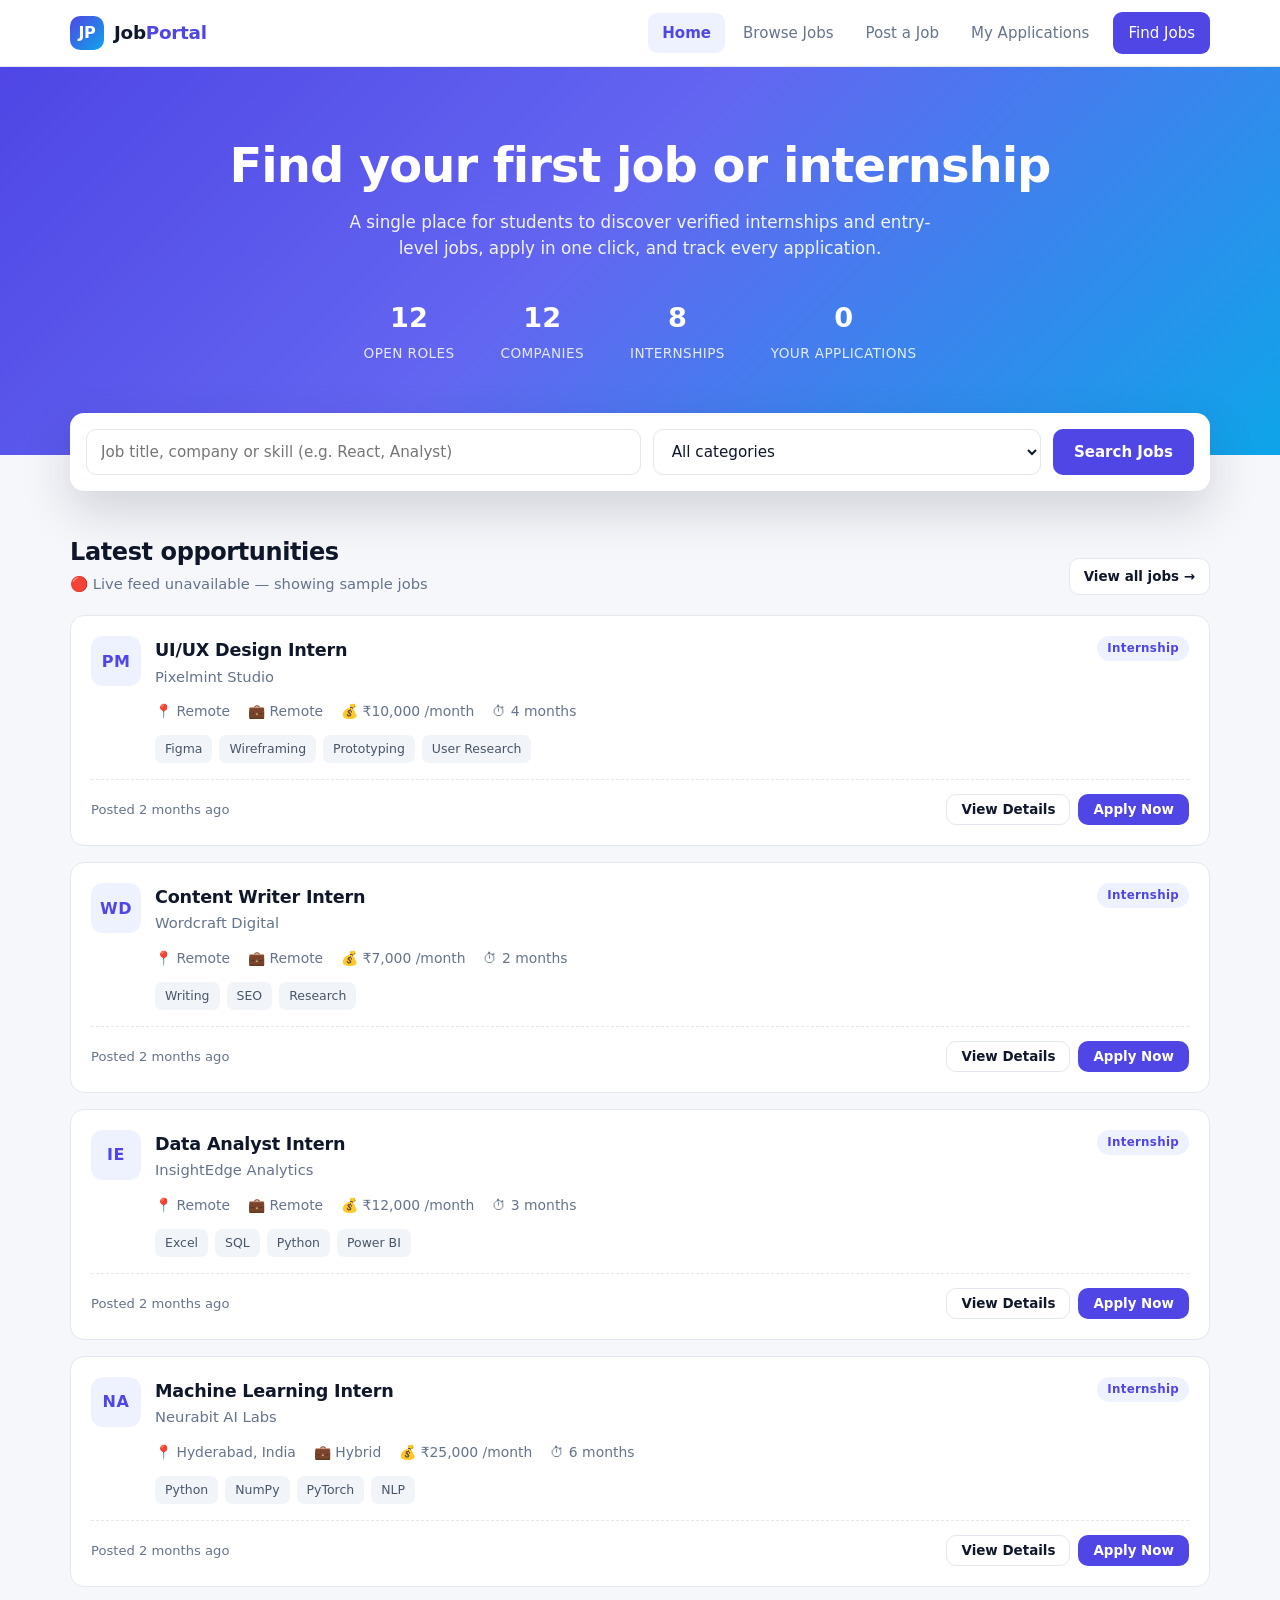
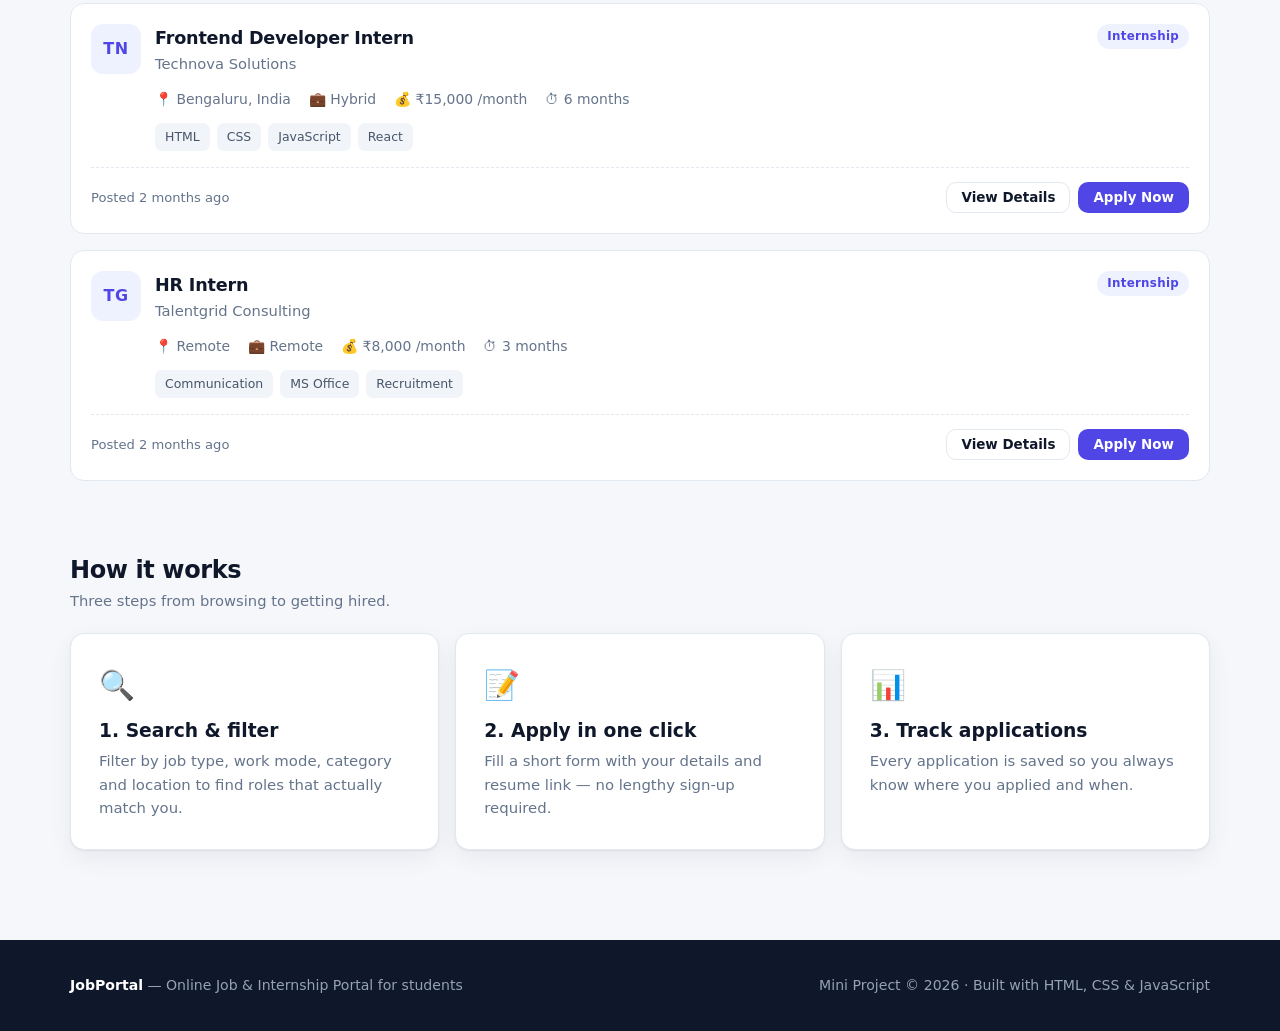
<file: job-portal/index.html>
<!DOCTYPE html>
<html lang="en">
<head>
<meta charset="UTF-8" />
<meta name="viewport" content="width=device-width, initial-scale=1.0" />
<title>JobPortal — Online Job &amp; Internship Portal for Students</title>
<link rel="stylesheet" href="css/style.css" />
</head>
<body>

<header class="hero">
  <div class="container">
    <h1>Find your first job or internship</h1>
    <p>A single place for students to discover verified internships and entry-level jobs, apply in one click, and track every application.</p>
    <div class="hero-stats">
      <div><b id="statJobs">0</b><small>Open roles</small></div>
      <div><b id="statCompanies">0</b><small>Companies</small></div>
      <div><b id="statInterns">0</b><small>Internships</small></div>
      <div><b id="statApps">0</b><small>Your applications</small></div>
    </div>
  </div>
</header>

<main class="container">
  <!-- Search -->
  <form class="search-card" id="searchForm">
    <input type="text" id="qTitle" placeholder="Job title, company or skill (e.g. React, Analyst)" />
    <select id="qCategory">
      <option value="">All categories</option>
      <option>Software</option>
      <option>Data</option>
      <option>Design</option>
      <option>Marketing</option>
      <option>HR</option>
      <option>Other</option>
    </select>
    <button class="btn btn-primary" type="submit">Search Jobs</button>
  </form>

  <section class="page">
    <div class="section-head">
      <div>
        <h2>Latest opportunities</h2>
        <p id="liveNote"><span class="spin"></span> Syncing live jobs…</p>
      </div>
      <a href="jobs.html" class="btn btn-outline btn-sm">View all jobs &rarr;</a>
    </div>
    <div class="jobs-grid" id="latestJobs"></div>
  </section>

  <section style="padding-bottom:50px">
    <div class="section-head"><div><h2>How it works</h2><p>Three steps from browsing to getting hired.</p></div></div>
    <div style="display:grid;grid-template-columns:repeat(auto-fit,minmax(240px,1fr));gap:16px">
      <div class="form-card"><div style="font-size:1.8rem">&#128269;</div><h3 style="margin:8px 0 4px">1. Search &amp; filter</h3><p style="color:var(--muted);font-size:.93rem">Filter by job type, work mode, category and location to find roles that actually match you.</p></div>
      <div class="form-card"><div style="font-size:1.8rem">&#128221;</div><h3 style="margin:8px 0 4px">2. Apply in one click</h3><p style="color:var(--muted);font-size:.93rem">Fill a short form with your details and resume link — no lengthy sign-up required.</p></div>
      <div class="form-card"><div style="font-size:1.8rem">&#128202;</div><h3 style="margin:8px 0 4px">3. Track applications</h3><p style="color:var(--muted);font-size:.93rem">Every application is saved so you always know where you applied and when.</p></div>
    </div>
  </section>
</main>

<!-- Details modal -->
<div class="modal-backdrop" id="detailsModal">
  <div class="modal">
    <div class="modal-head">
      <div><h2 id="dTitle" style="font-size:1.3rem"></h2><div class="company-name" id="dCompany"></div></div>
      <button class="close-x" data-close>&times;</button>
    </div>
    <div class="modal-body" id="dBody"></div>
    <div class="modal-foot">
      <button class="btn btn-ghost" data-close>Close</button>
      <button class="btn btn-primary" id="dApply">Apply Now</button>
    </div>
  </div>
</div>

<!-- Apply modal -->
<div class="modal-backdrop" id="applyModal">
  <div class="modal">
    <div class="modal-head">
      <div><h2 style="font-size:1.25rem">Apply for this role</h2><div class="company-name" id="aFor"></div></div>
      <button class="close-x" data-close>&times;</button>
    </div>
    <form id="applyForm" novalidate>
      <div class="modal-body">
        <div class="row-2">
          <div class="field"><label for="fName">Full name *</label><input id="fName" /><div class="error">Please enter your name</div></div>
          <div class="field"><label for="fEmail">Email *</label><input id="fEmail" type="email" /><div class="error">Enter a valid email address</div></div>
        </div>
        <div class="row-2">
          <div class="field"><label for="fPhone">Phone *</label><input id="fPhone" /><div class="error">Enter a 10-digit phone number</div></div>
          <div class="field"><label for="fCollege">College / University *</label><input id="fCollege" /><div class="error">This field is required</div></div>
        </div>
        <div class="field"><label for="fResume">Resume link (Google Drive / LinkedIn) *</label><input id="fResume" placeholder="https://" /><div class="error">Enter a valid URL starting with http</div></div>
        <div class="field"><label for="fWhy">Why should we hire you?</label><textarea id="fWhy" placeholder="A short cover note (optional)"></textarea></div>
      </div>
      <div class="modal-foot">
        <button type="button" class="btn btn-ghost" data-close>Cancel</button>
        <button type="submit" class="btn btn-primary">Submit Application</button>
      </div>
    </form>
  </div>
</div>

<script src="data/jobs.js"></script>
<script src="js/app.js"></script>
<script src="js/api.js"></script>
<script src="js/apply.js"></script>
<script>
  renderNavbar("index.html");

  const grid = document.getElementById("latestJobs");
  document.getElementById("statApps").textContent = loadApps().length;

  function skeletons(n) {
    return Array.from({ length: n }, () => `
      <div class="skeleton">
        <div class="sk-line w40"></div><div class="sk-line w70"></div>
        <div class="sk-line"></div><div class="sk-line w25"></div>
      </div>`).join("");
  }

  function animateTo(el, target) {
    let cur = 0;
    const step = Math.max(1, Math.ceil(target / 28));
    const t = setInterval(() => {
      cur += step;
      if (cur >= target) { cur = target; clearInterval(t); }
      el.textContent = cur;
    }, 28);
  }

  async function init() {
    grid.innerHTML = skeletons(4);

    const { jobs, live, meta } = await getAllJobs(false);
    window.ALL_JOBS = jobs;

    animateTo(document.getElementById("statJobs"), jobs.length);
    animateTo(document.getElementById("statCompanies"), new Set(jobs.map(j => j.company)).size);
    animateTo(document.getElementById("statInterns"), jobs.filter(j => j.type === "Internship").length);

    const badge = document.getElementById("liveNote");
    badge.innerHTML = meta.source === "offline"
      ? "&#128308; Live feed unavailable — showing sample jobs"
      : `&#128994; ${live.length} live roles synced from the Remotive job board`;

    const latest = [...jobs].sort((a, b) => new Date(b.posted) - new Date(a.posted)).slice(0, 6);
    grid.innerHTML = latest.map(jobCardHTML).join("");
  }

  wireJobActions(grid);
  init();

  document.getElementById("searchForm").addEventListener("submit", e => {
    e.preventDefault();
    const q = new URLSearchParams();
    const t = document.getElementById("qTitle").value.trim();
    const c = document.getElementById("qCategory").value;
    if (t) q.set("q", t);
    if (c) q.set("category", c);
    location.href = "jobs.html" + (q.toString() ? "?" + q : "");
  });

  renderFooter();
</script>
</body>
</html>
</file>
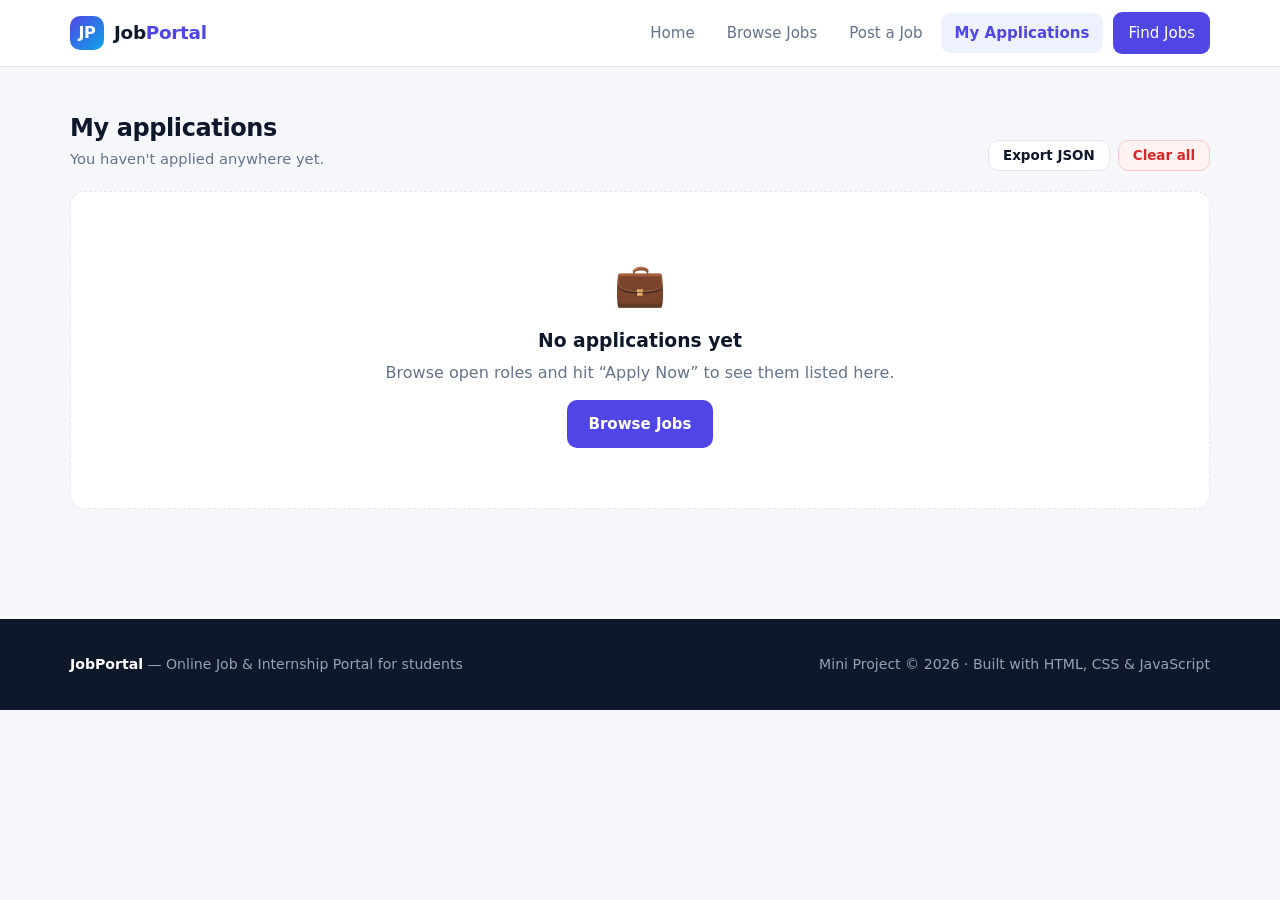
<file: job-portal/applications.html>
<!DOCTYPE html>
<html lang="en">
<head>
<meta charset="UTF-8" />
<meta name="viewport" content="width=device-width, initial-scale=1.0" />
<title>My Applications — JobPortal</title>
<link rel="stylesheet" href="css/style.css" />
</head>
<body>

<main class="container page">
  <div class="section-head">
    <div>
      <h2>My applications</h2>
      <p id="subText">Every role you applied to, saved on this device.</p>
    </div>
    <div style="display:flex;gap:8px">
      <button class="btn btn-outline btn-sm" id="exportBtn">Export JSON</button>
      <button class="btn btn-danger btn-sm" id="clearBtn">Clear all</button>
    </div>
  </div>

  <div id="content"></div>
</main>

<!-- View application modal -->
<div class="modal-backdrop" id="viewModal">
  <div class="modal">
    <div class="modal-head">
      <div><h2 id="vTitle" style="font-size:1.25rem"></h2><div class="company-name" id="vCompany"></div></div>
      <button class="close-x" data-close>&times;</button>
    </div>
    <div class="modal-body" id="vBody"></div>
    <div class="modal-foot"><button class="btn btn-ghost" data-close>Close</button></div>
  </div>
</div>

<script src="data/jobs.js"></script>
<script src="js/app.js"></script>
<script>
  renderNavbar("applications.html");

  const content = document.getElementById("content");
  const viewModal = document.getElementById("viewModal");

  function fmt(iso) {
    const d = new Date(iso);
    return d.toLocaleDateString("en-IN", { day: "numeric", month: "short", year: "numeric" });
  }

  function render() {
    const apps = loadApps();
    document.getElementById("subText").textContent =
      apps.length ? `${apps.length} application(s) submitted.` : "You haven't applied anywhere yet.";

    if (!apps.length) {
      content.innerHTML = `<div class="empty">
        <div class="big">&#128188;</div>
        <h3>No applications yet</h3>
        <p>Browse open roles and hit “Apply Now” to see them listed here.</p>
        <a href="jobs.html" class="btn btn-primary" style="margin-top:14px">Browse Jobs</a>
      </div>`;
      return;
    }

    content.innerHTML = `<div class="table-wrap"><table>
      <thead><tr>
        <th>Role</th><th>Company</th><th>Type</th><th>Applied on</th><th>Status</th><th></th>
      </tr></thead>
      <tbody>
        ${apps.map(a => `<tr>
          <td><b>${escapeHtml(a.jobTitle)}</b><br><small style="color:var(--muted)">${escapeHtml(a.location || "")}</small></td>
          <td>${escapeHtml(a.company)}</td>
          <td><span class="badge ${badgeClass(a.type)}">${escapeHtml(a.type)}</span></td>
          <td>${fmt(a.appliedOn)}</td>
          <td><span class="status">${escapeHtml(a.status)}</span></td>
          <td style="white-space:nowrap">
            <button class="btn btn-outline btn-sm js-view" data-id="${a.id}">View</button>
            <button class="btn btn-danger btn-sm js-del" data-id="${a.id}">Withdraw</button>
          </td>
        </tr>`).join("")}
      </tbody></table></div>`;
  }

  content.addEventListener("click", e => {
    const view = e.target.closest(".js-view");
    const del = e.target.closest(".js-del");

    if (view) {
      const a = loadApps().find(x => String(x.id) === view.dataset.id);
      document.getElementById("vTitle").textContent = a.jobTitle;
      document.getElementById("vCompany").textContent = `${a.company} · applied ${fmt(a.appliedOn)}`;
      document.getElementById("vBody").innerHTML = `
        <h4>Applicant details</h4>
        <ul>
          <li><b>Name:</b> ${escapeHtml(a.name)}</li>
          <li><b>Email:</b> ${escapeHtml(a.email)}</li>
          <li><b>Phone:</b> ${escapeHtml(a.phone)}</li>
          <li><b>College:</b> ${escapeHtml(a.college)}</li>
          <li><b>Resume:</b> <a href="${escapeHtml(a.resume)}" target="_blank" rel="noopener" style="color:var(--brand)">Open link</a></li>
        </ul>
        ${a.note ? `<h4>Cover note</h4><p style="color:#475569;font-size:.94rem">${escapeHtml(a.note)}</p>` : ""}`;
      viewModal.classList.add("open");
    }

    if (del) {
      if (!confirm("Withdraw this application?")) return;
      saveApps(loadApps().filter(x => String(x.id) !== del.dataset.id));
      render();
      toast("Application withdrawn");
    }
  });

  viewModal.addEventListener("click", e => {
    if (e.target === viewModal || e.target.closest("[data-close]")) viewModal.classList.remove("open");
  });

  document.getElementById("clearBtn").onclick = () => {
    if (!loadApps().length) { toast("Nothing to clear"); return; }
    if (!confirm("Delete all your applications?")) return;
    saveApps([]); render(); toast("All applications cleared");
  };

  document.getElementById("exportBtn").onclick = () => {
    const apps = loadApps();
    if (!apps.length) { toast("No applications to export"); return; }
    const blob = new Blob([JSON.stringify(apps, null, 2)], { type: "application/json" });
    const a = document.createElement("a");
    a.href = URL.createObjectURL(blob);
    a.download = "my-applications.json";
    a.click();
    URL.revokeObjectURL(a.href);
    toast("Exported my-applications.json");
  };

  render();
  renderFooter();
</script>
</body>
</html>
</file>
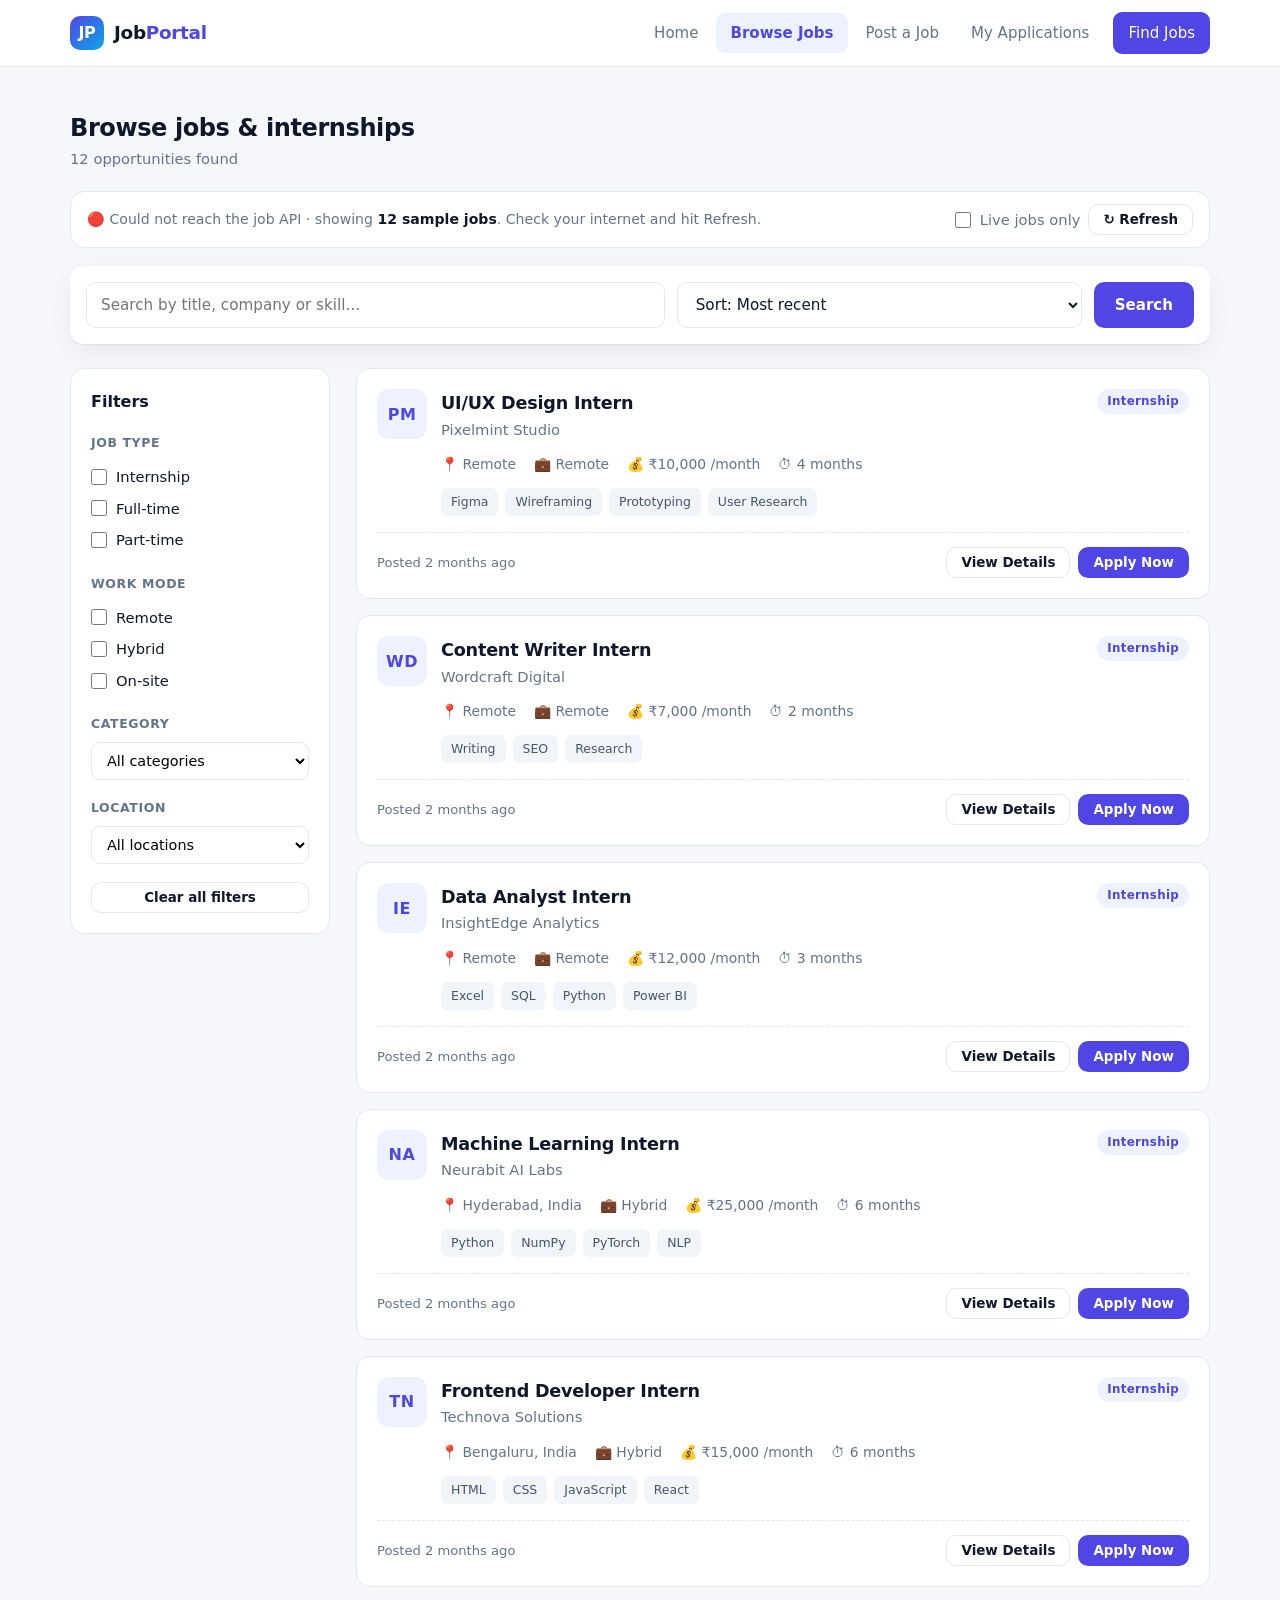
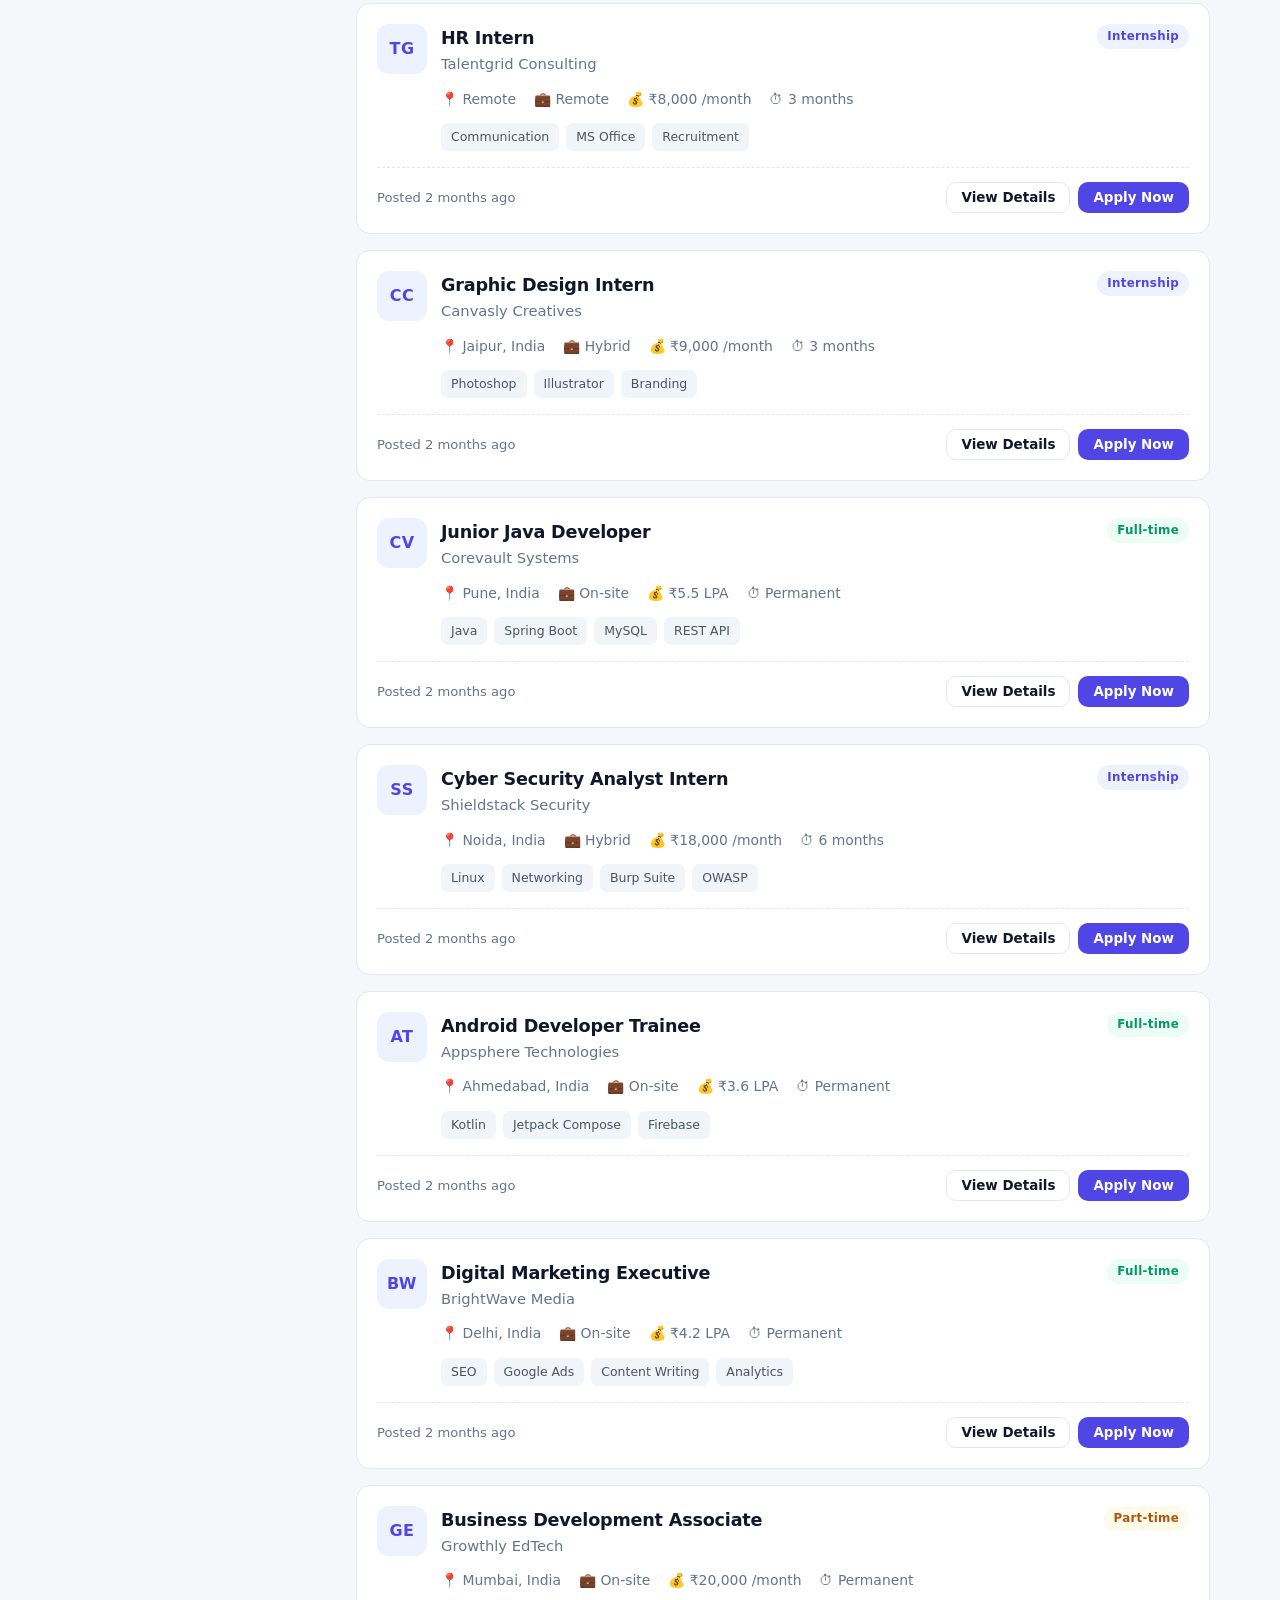
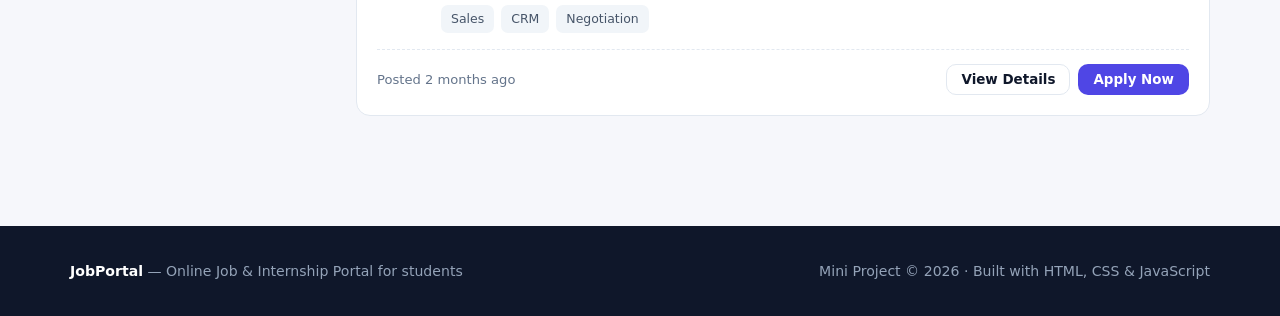
<file: job-portal/jobs.html>
<!DOCTYPE html>
<html lang="en">
<head>
<meta charset="UTF-8" />
<meta name="viewport" content="width=device-width, initial-scale=1.0" />
<title>Browse Jobs &amp; Internships — JobPortal</title>
<link rel="stylesheet" href="css/style.css" />
</head>
<body>

<main class="container page">
  <div class="section-head">
    <div>
      <h2>Browse jobs &amp; internships</h2>
      <p id="resultCount">Loading…</p>
    </div>
  </div>

  <div class="live-bar">
    <div id="liveStatus"><span class="spin"></span> Fetching live jobs from Remotive…</div>
    <div style="display:flex;gap:8px;align-items:center">
      <label class="check" style="margin:0"><input type="checkbox" id="onlyLive" /> Live jobs only</label>
      <button class="btn btn-outline btn-sm" id="refreshBtn">&#8635; Refresh</button>
    </div>
  </div>

  <form class="search-card" id="searchForm" style="margin:0 0 24px;box-shadow:var(--shadow)">
    <input type="text" id="qTitle" placeholder="Search by title, company or skill…" />
    <select id="qSort">
      <option value="recent">Sort: Most recent</option>
      <option value="title">Sort: Title (A–Z)</option>
      <option value="company">Sort: Company (A–Z)</option>
    </select>
    <button class="btn btn-primary" type="submit">Search</button>
  </form>

  <div class="layout">
    <!-- Filters -->
    <aside class="filters">
      <h3>Filters</h3>
      <div class="filter-group">
        <label class="group-title">Job type</label>
        <label class="check"><input type="checkbox" class="f-type" value="Internship" /> Internship</label>
        <label class="check"><input type="checkbox" class="f-type" value="Full-time" /> Full-time</label>
        <label class="check"><input type="checkbox" class="f-type" value="Part-time" /> Part-time</label>
      </div>
      <div class="filter-group">
        <label class="group-title">Work mode</label>
        <label class="check"><input type="checkbox" class="f-mode" value="Remote" /> Remote</label>
        <label class="check"><input type="checkbox" class="f-mode" value="Hybrid" /> Hybrid</label>
        <label class="check"><input type="checkbox" class="f-mode" value="On-site" /> On-site</label>
      </div>
      <div class="filter-group">
        <label class="group-title" for="fCategory">Category</label>
        <select id="fCategory">
          <option value="">All categories</option>
          <option>Software</option><option>Data</option><option>Design</option>
          <option>Marketing</option><option>HR</option><option>Other</option>
        </select>
      </div>
      <div class="filter-group">
        <label class="group-title" for="fLocation">Location</label>
        <select id="fLocation"><option value="">All locations</option></select>
      </div>
      <button class="btn btn-outline btn-block btn-sm" id="clearFilters" style="margin-top:18px">Clear all filters</button>
    </aside>

    <!-- Results -->
    <section>
      <div class="jobs-grid" id="jobsGrid"></div>
    </section>
  </div>
</main>

<!-- Details modal -->
<div class="modal-backdrop" id="detailsModal">
  <div class="modal">
    <div class="modal-head">
      <div><h2 id="dTitle" style="font-size:1.3rem"></h2><div class="company-name" id="dCompany"></div></div>
      <button class="close-x" data-close>&times;</button>
    </div>
    <div class="modal-body" id="dBody"></div>
    <div class="modal-foot">
      <button class="btn btn-ghost" data-close>Close</button>
      <button class="btn btn-primary" id="dApply">Apply Now</button>
    </div>
  </div>
</div>

<!-- Apply modal -->
<div class="modal-backdrop" id="applyModal">
  <div class="modal">
    <div class="modal-head">
      <div><h2 style="font-size:1.25rem">Apply for this role</h2><div class="company-name" id="aFor"></div></div>
      <button class="close-x" data-close>&times;</button>
    </div>
    <form id="applyForm" novalidate>
      <div class="modal-body">
        <div class="row-2">
          <div class="field"><label for="fName">Full name *</label><input id="fName" /><div class="error">Please enter your name</div></div>
          <div class="field"><label for="fEmail">Email *</label><input id="fEmail" type="email" /><div class="error">Enter a valid email address</div></div>
        </div>
        <div class="row-2">
          <div class="field"><label for="fPhone">Phone *</label><input id="fPhone" /><div class="error">Enter a 10-digit phone number</div></div>
          <div class="field"><label for="fCollege">College / University *</label><input id="fCollege" /><div class="error">This field is required</div></div>
        </div>
        <div class="field"><label for="fResume">Resume link (Google Drive / LinkedIn) *</label><input id="fResume" placeholder="https://" /><div class="error">Enter a valid URL starting with http</div></div>
        <div class="field"><label for="fWhy">Why should we hire you?</label><textarea id="fWhy" placeholder="A short cover note (optional)"></textarea></div>
      </div>
      <div class="modal-foot">
        <button type="button" class="btn btn-ghost" data-close>Cancel</button>
        <button type="submit" class="btn btn-primary">Submit Application</button>
      </div>
    </form>
  </div>
</div>

<script src="data/jobs.js"></script>
<script src="js/app.js"></script>
<script src="js/api.js"></script>
<script src="js/apply.js"></script>
<script>
  renderNavbar("jobs.html");

  const grid     = document.getElementById("jobsGrid");
  const countEl  = document.getElementById("resultCount");
  const statusEl = document.getElementById("liveStatus");
  const locSelect = document.getElementById("fLocation");

  let allJobs = [];   // local + live merged

  /* Pre-fill from URL (?q=&category=) */
  const params = new URLSearchParams(location.search);
  if (params.get("q")) document.getElementById("qTitle").value = params.get("q");
  if (params.get("category")) document.getElementById("fCategory").value = params.get("category");

  function skeletons(n) {
    return Array.from({ length: n }, () => `
      <div class="skeleton">
        <div class="sk-line w40"></div><div class="sk-line w70"></div>
        <div class="sk-line"></div><div class="sk-line w25"></div>
      </div>`).join("");
  }

  function fillLocations() {
    const cur = locSelect.value;
    const locs = [...new Set(allJobs.map(j => j.location))].sort();
    locSelect.innerHTML = '<option value="">All locations</option>' +
      locs.map(l => `<option>${escapeHtml(l)}</option>`).join("");
    if (locs.includes(cur)) locSelect.value = cur;
  }

  function render() {
    const q     = document.getElementById("qTitle").value.trim().toLowerCase();
    const types = [...document.querySelectorAll(".f-type:checked")].map(c => c.value);
    const modes = [...document.querySelectorAll(".f-mode:checked")].map(c => c.value);
    const cat   = document.getElementById("fCategory").value;
    const loc   = locSelect.value;
    const sort  = document.getElementById("qSort").value;
    const onlyLive = document.getElementById("onlyLive").checked;

    let list = allJobs.filter(j => {
      const hay = (j.title + " " + j.company + " " + (j.skills || []).join(" ") + " " + j.category).toLowerCase();
      if (q && !hay.includes(q)) return false;
      if (onlyLive && !j.isLive) return false;
      if (types.length && !types.includes(j.type)) return false;
      if (modes.length && !modes.includes(j.mode)) return false;
      if (cat && j.category !== cat) return false;
      if (loc && j.location !== loc) return false;
      return true;
    });

    if (sort === "title") list.sort((a, b) => a.title.localeCompare(b.title));
    else if (sort === "company") list.sort((a, b) => a.company.localeCompare(b.company));
    else list.sort((a, b) => new Date(b.posted) - new Date(a.posted));

    countEl.textContent = `${list.length} opportunit${list.length === 1 ? "y" : "ies"} found`;
    grid.innerHTML = list.length
      ? list.map(jobCardHTML).join("")
      : `<div class="empty"><div class="big">&#128533;</div><h3>No jobs match your filters</h3><p>Try removing a filter or searching a different keyword.</p></div>`;
  }

  async function load(force) {
    grid.innerHTML = skeletons(4);
    countEl.textContent = "Loading…";
    statusEl.innerHTML = '<span class="spin"></span> Fetching live jobs from Remotive…';

    const { jobs, live, meta } = await getAllJobs(force);
    allJobs = jobs;
    window.ALL_JOBS = jobs;            // modals ke liye

    statusEl.innerHTML = meta.source === "live"
      ? `&#128994; <b>${live.length} live jobs</b> fetched from Remotive just now &middot; auto-refreshes every 30 min`
      : meta.source === "cache"
        ? `&#128993; Showing <b>${live.length} cached live jobs</b> &middot; updated ${Math.max(1, Math.round((Date.now() - meta.time) / 60000))} min ago`
        : `&#128308; Could not reach the job API &middot; showing <b>${loadJobs().length} sample jobs</b>. Check your internet and hit Refresh.`;

    fillLocations();
    render();
  }

  /* Events */
  document.getElementById("searchForm").addEventListener("submit", e => { e.preventDefault(); render(); });
  document.getElementById("qTitle").addEventListener("input", render);
  document.querySelectorAll(".f-type, .f-mode").forEach(c => c.addEventListener("change", render));
  ["fCategory", "fLocation", "qSort", "onlyLive"].forEach(id => document.getElementById(id).addEventListener("change", render));
  document.getElementById("refreshBtn").onclick = () => { load(true); toast("Refreshing live jobs…"); };
  document.getElementById("clearFilters").onclick = () => {
    document.querySelectorAll(".f-type, .f-mode").forEach(c => (c.checked = false));
    document.getElementById("onlyLive").checked = false;
    document.getElementById("fCategory").value = "";
    locSelect.value = "";
    document.getElementById("qTitle").value = "";
    document.getElementById("qSort").value = "recent";
    render();
  };

  wireJobActions(grid);
  load(false);
  renderFooter();
</script>
</body>
</html>
</file>
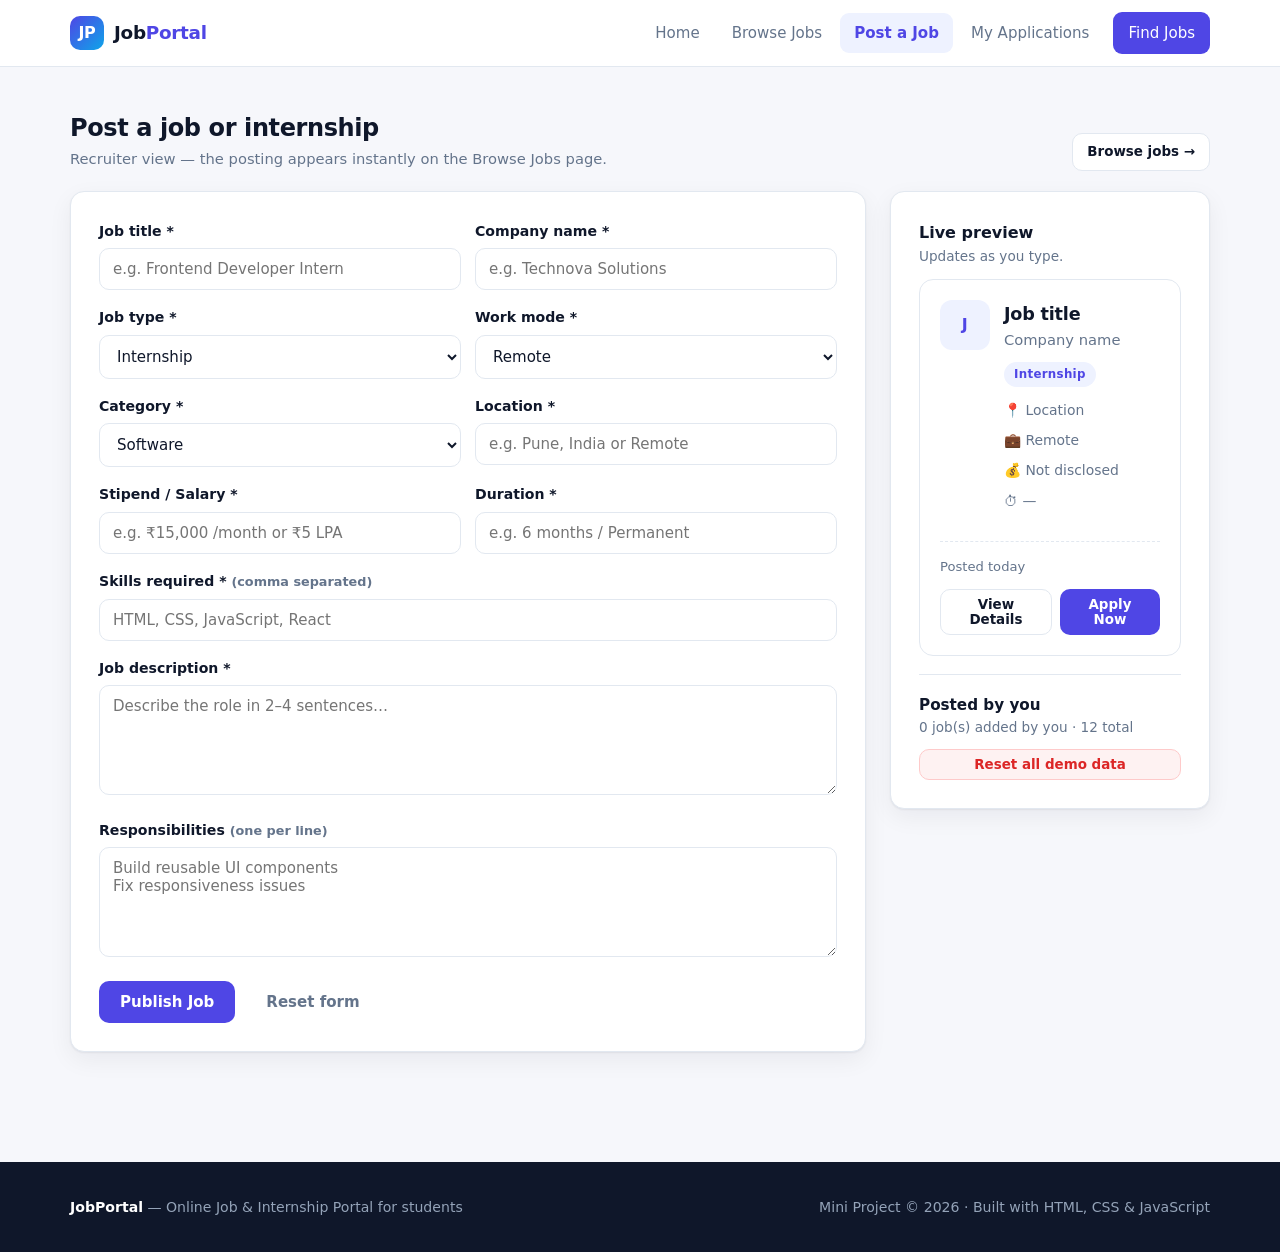
<file: job-portal/post-job.html>
<!DOCTYPE html>
<html lang="en">
<head>
<meta charset="UTF-8" />
<meta name="viewport" content="width=device-width, initial-scale=1.0" />
<title>Post a Job — JobPortal</title>
<link rel="stylesheet" href="css/style.css" />
</head>
<body>

<main class="container page">
  <div class="section-head">
    <div>
      <h2>Post a job or internship</h2>
      <p>Recruiter view — the posting appears instantly on the Browse Jobs page.</p>
    </div>
    <a href="jobs.html" class="btn btn-outline btn-sm">Browse jobs &rarr;</a>
  </div>

  <div style="display:grid;grid-template-columns:1fr 320px;gap:24px;align-items:start" id="wrap">
    <form class="form-card" id="postForm" novalidate>
      <div class="row-2">
        <div class="field"><label for="pTitle">Job title *</label><input id="pTitle" placeholder="e.g. Frontend Developer Intern" /><div class="error">Job title is required</div></div>
        <div class="field"><label for="pCompany">Company name *</label><input id="pCompany" placeholder="e.g. Technova Solutions" /><div class="error">Company name is required</div></div>
      </div>

      <div class="row-2">
        <div class="field"><label for="pType">Job type *</label>
          <select id="pType"><option>Internship</option><option>Full-time</option><option>Part-time</option></select>
        </div>
        <div class="field"><label for="pMode">Work mode *</label>
          <select id="pMode"><option>Remote</option><option>Hybrid</option><option>On-site</option></select>
        </div>
      </div>

      <div class="row-2">
        <div class="field"><label for="pCategory">Category *</label>
          <select id="pCategory"><option>Software</option><option>Data</option><option>Design</option><option>Marketing</option><option>HR</option></select>
        </div>
        <div class="field"><label for="pLocation">Location *</label><input id="pLocation" placeholder="e.g. Pune, India or Remote" /><div class="error">Location is required</div></div>
      </div>

      <div class="row-2">
        <div class="field"><label for="pStipend">Stipend / Salary *</label><input id="pStipend" placeholder="e.g. ₹15,000 /month or ₹5 LPA" /><div class="error">Please mention stipend or salary</div></div>
        <div class="field"><label for="pDuration">Duration *</label><input id="pDuration" placeholder="e.g. 6 months / Permanent" /><div class="error">Duration is required</div></div>
      </div>

      <div class="field"><label for="pSkills">Skills required * <small>(comma separated)</small></label>
        <input id="pSkills" placeholder="HTML, CSS, JavaScript, React" /><div class="error">Add at least one skill</div>
      </div>

      <div class="field"><label for="pDesc">Job description *</label>
        <textarea id="pDesc" placeholder="Describe the role in 2–4 sentences…"></textarea>
        <div class="error">Description must be at least 30 characters</div>
      </div>

      <div class="field"><label for="pResp">Responsibilities <small>(one per line)</small></label>
        <textarea id="pResp" placeholder="Build reusable UI components&#10;Fix responsiveness issues"></textarea>
      </div>

      <div style="display:flex;gap:10px;flex-wrap:wrap">
        <button class="btn btn-primary" type="submit">Publish Job</button>
        <button class="btn btn-ghost" type="reset">Reset form</button>
      </div>
    </form>

    <aside class="form-card">
      <h3 style="font-size:1rem">Live preview</h3>
      <p style="color:var(--muted);font-size:.85rem;margin-bottom:12px">Updates as you type.</p>
      <div id="preview"></div>
      <hr style="border:0;border-top:1px solid var(--line);margin:18px 0" />
      <h3 style="font-size:.95rem">Posted by you</h3>
      <p style="color:var(--muted);font-size:.85rem" id="myCount">0 jobs</p>
      <button class="btn btn-danger btn-sm btn-block" id="resetData" style="margin-top:10px">Reset all demo data</button>
    </aside>
  </div>
</main>

<script src="data/jobs.js"></script>
<script src="js/app.js"></script>
<script>
  renderNavbar("post-job.html");

  const f = id => document.getElementById(id);
  const fields = ["pTitle","pCompany","pType","pMode","pCategory","pLocation","pStipend","pDuration","pSkills","pDesc","pResp"];

  function buildJob() {
    return {
      id: 0,
      title: f("pTitle").value.trim() || "Job title",
      company: f("pCompany").value.trim() || "Company name",
      logo: initials(f("pCompany").value.trim() || "JP"),
      location: f("pLocation").value.trim() || "Location",
      mode: f("pMode").value,
      type: f("pType").value,
      category: f("pCategory").value,
      stipend: f("pStipend").value.trim() || "Not disclosed",
      duration: f("pDuration").value.trim() || "—",
      experience: "Fresher",
      posted: new Date().toISOString().slice(0, 10),
      skills: f("pSkills").value.split(",").map(s => s.trim()).filter(Boolean),
      description: f("pDesc").value.trim(),
      responsibilities: f("pResp").value.split("\n").map(s => s.trim()).filter(Boolean)
    };
  }

  function updatePreview() {
    document.getElementById("preview").innerHTML = jobCardHTML(buildJob());
  }
  fields.forEach(id => f(id).addEventListener("input", updatePreview));
  fields.forEach(id => f(id).addEventListener("change", updatePreview));
  updatePreview();

  function mark(id, bad) { f(id).closest(".field").classList.toggle("invalid", bad); return !bad; }

  document.getElementById("postForm").addEventListener("submit", e => {
    e.preventDefault();
    let ok = true;
    ok = mark("pTitle", f("pTitle").value.trim().length < 3) && ok;
    ok = mark("pCompany", f("pCompany").value.trim().length < 2) && ok;
    ok = mark("pLocation", f("pLocation").value.trim().length < 2) && ok;
    ok = mark("pStipend", f("pStipend").value.trim().length < 1) && ok;
    ok = mark("pDuration", f("pDuration").value.trim().length < 1) && ok;
    ok = mark("pSkills", f("pSkills").value.split(",").filter(s => s.trim()).length === 0) && ok;
    ok = mark("pDesc", f("pDesc").value.trim().length < 30) && ok;
    if (!ok) { toast("Please fix the highlighted fields"); return; }

    const jobs = loadJobs();
    const job = buildJob();
    job.id = nextId(jobs);
    jobs.unshift(job);
    saveJobs(jobs);

    e.target.reset();
    document.querySelectorAll(".field").forEach(x => x.classList.remove("invalid"));
    updatePreview();
    countMine();
    toast("Job published successfully! 🎉");
  });

  function countMine() {
    const extra = loadJobs().length - SEED_JOBS.length;
    document.getElementById("myCount").textContent = `${Math.max(extra, 0)} job(s) added by you · ${loadJobs().length} total`;
  }
  countMine();

  document.getElementById("resetData").onclick = () => {
    if (!confirm("Reset all jobs and applications back to the default demo data?")) return;
    localStorage.removeItem(STORE.JOBS);
    localStorage.removeItem(STORE.APPS);
    loadJobs();
    countMine();
    toast("Demo data reset ✔");
  };

  renderFooter();
</script>
</body>
</html>
</file>
<file: job-portal/css/style.css>
/* ================================================
   Online Job & Internship Portal - Stylesheet
   ================================================ */

:root {
  --brand: #4f46e5;
  --brand-dark: #4338ca;
  --brand-light: #eef2ff;
  --accent: #0ea5e9;
  --green: #059669;
  --green-light: #ecfdf5;
  --amber: #b45309;
  --amber-light: #fffbeb;
  --danger: #dc2626;
  --text: #0f172a;
  --muted: #64748b;
  --line: #e2e8f0;
  --bg: #f6f7fb;
  --card: #ffffff;
  --radius: 14px;
  --shadow: 0 1px 2px rgba(15, 23, 42, .06), 0 8px 24px rgba(15, 23, 42, .06);
  --shadow-lg: 0 20px 50px rgba(15, 23, 42, .16);
}

* { margin: 0; padding: 0; box-sizing: border-box; }

body {
  font-family: "Segoe UI", system-ui, -apple-system, Roboto, Arial, sans-serif;
  background: var(--bg);
  color: var(--text);
  line-height: 1.6;
  -webkit-font-smoothing: antialiased;
}

a { color: inherit; text-decoration: none; }
img { max-width: 100%; }
.container { width: min(1140px, 92%); margin-inline: auto; }

/* ---------- Navbar ---------- */
.navbar {
  position: sticky; top: 0; z-index: 50;
  background: rgba(255, 255, 255, .92);
  backdrop-filter: blur(10px);
  border-bottom: 1px solid var(--line);
}
.nav-inner { display: flex; align-items: center; gap: 18px; height: 66px; }
.logo { display: flex; align-items: center; gap: 10px; font-weight: 800; font-size: 1.15rem; letter-spacing: -.3px; }
.logo-mark {
  width: 34px; height: 34px; border-radius: 10px; display: grid; place-items: center;
  background: linear-gradient(135deg, var(--brand), var(--accent));
  color: #fff; font-size: 1rem;
}
.logo span.accent { color: var(--brand); }
.nav-links { display: flex; gap: 4px; margin-left: auto; align-items: center; }
.nav-links a {
  padding: 8px 14px; border-radius: 9px; font-size: .94rem; font-weight: 500; color: var(--muted);
  transition: .18s;
}
.nav-links a:hover { background: var(--brand-light); color: var(--brand); }
.nav-links a.active { background: var(--brand-light); color: var(--brand); font-weight: 600; }
.nav-toggle { display: none; background: none; border: 0; font-size: 1.5rem; cursor: pointer; margin-left: auto; }

/* ---------- Buttons ---------- */
.btn {
  display: inline-flex; align-items: center; justify-content: center; gap: 8px;
  padding: 11px 20px; border: 1px solid transparent; border-radius: 10px;
  font-size: .94rem; font-weight: 600; font-family: inherit; cursor: pointer; transition: .18s;
}
.btn-primary { background: var(--brand); color: #fff; }
.btn-primary:hover { background: var(--brand-dark); transform: translateY(-1px); }
.btn-outline { background: #fff; color: var(--text); border-color: var(--line); }
.btn-outline:hover { border-color: var(--brand); color: var(--brand); }
.btn-ghost { background: transparent; color: var(--muted); }
.btn-ghost:hover { background: #f1f5f9; }
.btn-danger { background: #fef2f2; color: var(--danger); border-color: #fecaca; }
.btn-danger:hover { background: var(--danger); color: #fff; }
.btn-sm { padding: 7px 14px; font-size: .84rem; }
.btn-block { width: 100%; }
.btn:disabled { opacity: .55; cursor: not-allowed; transform: none; }

/* ---------- Hero ---------- */
.hero {
  background: linear-gradient(135deg, #4f46e5 0%, #6366f1 45%, #0ea5e9 100%);
  color: #fff; padding: 70px 0 90px; text-align: center; position: relative; overflow: hidden;
}
.hero::after {
  content: ""; position: absolute; inset: auto -10% -60% -10%; height: 220px;
  background: var(--bg); border-radius: 50% 50% 0 0;
}
.hero h1 { font-size: clamp(1.9rem, 4.4vw, 3rem); line-height: 1.2; font-weight: 800; letter-spacing: -1px; }
.hero p { max-width: 620px; margin: 14px auto 0; opacity: .92; font-size: 1.05rem; }
.hero-stats { display: flex; justify-content: center; gap: 46px; margin-top: 34px; flex-wrap: wrap; position: relative; z-index: 2; }
.hero-stats div { text-align: center; }
.hero-stats b { display: block; font-size: 1.7rem; font-weight: 800; }
.hero-stats small { opacity: .85; font-size: .85rem; letter-spacing: .4px; text-transform: uppercase; }

/* ---------- Search bar ---------- */
.search-card {
  background: var(--card); border-radius: var(--radius); box-shadow: var(--shadow-lg);
  padding: 16px; display: grid; grid-template-columns: 2fr 1.4fr auto; gap: 12px;
  position: relative; z-index: 3; margin-top: -42px;
}
.search-card input, .search-card select {
  width: 100%; padding: 12px 14px; border: 1px solid var(--line); border-radius: 10px;
  font-size: .95rem; font-family: inherit; background: #fff; color: var(--text);
}
.search-card input:focus, .search-card select:focus { outline: 2px solid var(--brand); outline-offset: 1px; border-color: transparent; }

/* ---------- Layout ---------- */
.page { padding: 42px 0 70px; }
.section-head { display: flex; align-items: flex-end; justify-content: space-between; gap: 16px; margin-bottom: 20px; flex-wrap: wrap; }
.section-head h2 { font-size: 1.5rem; font-weight: 700; letter-spacing: -.4px; }
.section-head p { color: var(--muted); font-size: .92rem; }
.layout { display: grid; grid-template-columns: 260px 1fr; gap: 26px; align-items: start; }

/* ---------- Filters sidebar ---------- */
.filters {
  background: var(--card); border: 1px solid var(--line); border-radius: var(--radius);
  padding: 20px; position: sticky; top: 86px;
}
.filters h3 { font-size: 1rem; margin-bottom: 4px; }
.filter-group { margin-top: 18px; }
.filter-group > label.group-title {
  display: block; font-size: .78rem; text-transform: uppercase; letter-spacing: .6px;
  color: var(--muted); font-weight: 700; margin-bottom: 8px;
}
.check { display: flex; align-items: center; gap: 9px; padding: 4px 0; font-size: .92rem; cursor: pointer; }
.check input { accent-color: var(--brand); width: 16px; height: 16px; cursor: pointer; }
.filters select {
  width: 100%; padding: 9px 11px; border: 1px solid var(--line); border-radius: 9px;
  font-family: inherit; font-size: .9rem; background: #fff;
}

/* ---------- Job cards ---------- */
.jobs-grid { display: grid; gap: 16px; }
.job-card {
  background: var(--card); border: 1px solid var(--line); border-radius: var(--radius);
  padding: 20px; transition: .2s; cursor: pointer;
}
.job-card:hover { border-color: #c7d2fe; box-shadow: var(--shadow); transform: translateY(-2px); }
.job-top { display: flex; gap: 14px; align-items: flex-start; }
.company-logo {
  width: 50px; height: 50px; flex: none; border-radius: 12px; display: grid; place-items: center;
  background: var(--brand-light); color: var(--brand); font-weight: 800; font-size: 1rem; letter-spacing: .5px;
}
.job-card h3 { font-size: 1.1rem; font-weight: 700; letter-spacing: -.2px; }
.company-name { color: var(--muted); font-size: .92rem; }
.badge {
  display: inline-block; padding: 3px 10px; border-radius: 999px;
  font-size: .74rem; font-weight: 700; letter-spacing: .3px;
}
.badge-internship { background: var(--brand-light); color: var(--brand); }
.badge-full-time { background: var(--green-light); color: var(--green); }
.badge-part-time { background: var(--amber-light); color: var(--amber); }
.badge-contract { background: #f5f3ff; color: #7c3aed; }
.badge-live {
  background: #fef2f2; color: var(--danger);
  animation: pulse 1.8s ease-in-out infinite;
}
@keyframes pulse { 50% { opacity: .55; } }

/* ---------- Live status bar ---------- */
.live-bar {
  display: flex; align-items: center; justify-content: space-between; gap: 12px; flex-wrap: wrap;
  background: var(--card); border: 1px solid var(--line); border-radius: var(--radius);
  padding: 12px 16px; margin-bottom: 18px; font-size: .88rem; color: var(--muted);
}
.live-bar b { color: var(--text); }

/* ---------- Skeleton loader ---------- */
.skeleton {
  background: var(--card); border: 1px solid var(--line); border-radius: var(--radius);
  padding: 20px; display: grid; gap: 10px;
}
.sk-line {
  height: 12px; border-radius: 6px;
  background: linear-gradient(90deg, #eef2f7 25%, #e2e8f0 37%, #eef2f7 63%);
  background-size: 400% 100%; animation: shimmer 1.3s infinite linear;
}
.sk-line.w40 { width: 40%; } .sk-line.w70 { width: 70%; } .sk-line.w25 { width: 25%; }
@keyframes shimmer { 0% { background-position: 100% 0; } 100% { background-position: -100% 0; } }
.spin {
  width: 15px; height: 15px; border: 2px solid var(--line); border-top-color: var(--brand);
  border-radius: 50%; display: inline-block; animation: rot .7s linear infinite; vertical-align: -2px;
}
@keyframes rot { to { transform: rotate(360deg); } }
.meta { display: flex; flex-wrap: wrap; gap: 8px 18px; color: var(--muted); font-size: .87rem; margin-top: 12px; }
.meta span { display: inline-flex; align-items: center; gap: 5px; }
.chips { display: flex; flex-wrap: wrap; gap: 7px; margin-top: 13px; }
.chip { background: #f1f5f9; color: #475569; font-size: .78rem; padding: 4px 10px; border-radius: 7px; font-weight: 500; }
.job-foot {
  display: flex; align-items: center; justify-content: space-between; gap: 12px;
  margin-top: 16px; padding-top: 14px; border-top: 1px dashed var(--line); flex-wrap: wrap;
}
.posted { font-size: .82rem; color: var(--muted); }

/* ---------- Empty state ---------- */
.empty { text-align: center; padding: 60px 20px; color: var(--muted); background: var(--card); border: 1px dashed var(--line); border-radius: var(--radius); }
.empty .big { font-size: 2.6rem; }
.empty h3 { color: var(--text); margin: 8px 0 4px; }

/* ---------- Modal ---------- */
.modal-backdrop {
  position: fixed; inset: 0; background: rgba(15, 23, 42, .55); backdrop-filter: blur(3px);
  display: none; align-items: center; justify-content: center; padding: 20px; z-index: 100;
}
.modal-backdrop.open { display: flex; }
.modal {
  background: #fff; border-radius: 18px; width: min(620px, 100%); max-height: 88vh; overflow-y: auto;
  box-shadow: var(--shadow-lg); animation: pop .22s ease;
}
@keyframes pop { from { opacity: 0; transform: translateY(14px) scale(.98); } }
.modal-head { padding: 22px 24px; border-bottom: 1px solid var(--line); display: flex; justify-content: space-between; gap: 14px; }
.modal-body { padding: 22px 24px; }
.modal-foot { padding: 16px 24px 22px; display: flex; gap: 10px; justify-content: flex-end; flex-wrap: wrap; }
.close-x { background: none; border: 0; font-size: 1.6rem; line-height: 1; cursor: pointer; color: var(--muted); }
.close-x:hover { color: var(--text); }
.modal h4 { margin: 18px 0 6px; font-size: .95rem; }
.modal ul { padding-left: 20px; color: #475569; font-size: .93rem; }

/* ---------- Forms ---------- */
.form-card {
  background: var(--card); border: 1px solid var(--line); border-radius: var(--radius);
  padding: 28px; box-shadow: var(--shadow);
}
.field { margin-bottom: 16px; }
.field label { display: block; font-size: .88rem; font-weight: 600; margin-bottom: 6px; }
.field input, .field select, .field textarea {
  width: 100%; padding: 11px 13px; border: 1px solid var(--line); border-radius: 10px;
  font-family: inherit; font-size: .94rem; background: #fff; color: var(--text);
}
.field textarea { min-height: 110px; resize: vertical; }
.field input:focus, .field select:focus, .field textarea:focus { outline: 2px solid var(--brand); outline-offset: 1px; border-color: transparent; }
.field small { color: var(--muted); font-size: .8rem; }
.row-2 { display: grid; grid-template-columns: 1fr 1fr; gap: 14px; }
.error { color: var(--danger); font-size: .82rem; margin-top: 4px; display: none; }
.field.invalid input, .field.invalid select, .field.invalid textarea { border-color: var(--danger); }
.field.invalid .error { display: block; }

/* ---------- Table (applications) ---------- */
.table-wrap { background: var(--card); border: 1px solid var(--line); border-radius: var(--radius); overflow: hidden; }
table { width: 100%; border-collapse: collapse; }
th, td { padding: 14px 16px; text-align: left; font-size: .92rem; border-bottom: 1px solid var(--line); }
th { background: #f8fafc; font-size: .78rem; text-transform: uppercase; letter-spacing: .5px; color: var(--muted); }
tbody tr:last-child td { border-bottom: 0; }
tbody tr:hover { background: #fafbff; }
.status { padding: 3px 11px; border-radius: 999px; font-size: .76rem; font-weight: 700; background: var(--amber-light); color: var(--amber); }

/* ---------- Toast ---------- */
#toast {
  position: fixed; bottom: 26px; left: 50%; transform: translate(-50%, 130%);
  background: var(--text); color: #fff; padding: 13px 22px; border-radius: 11px;
  font-size: .92rem; font-weight: 500; z-index: 200; transition: transform .3s ease; box-shadow: var(--shadow-lg);
}
#toast.show { transform: translate(-50%, 0); }

/* ---------- Footer ---------- */
footer { background: #0f172a; color: #94a3b8; padding: 34px 0; margin-top: 40px; }
.foot-inner { display: flex; justify-content: space-between; gap: 16px; flex-wrap: wrap; font-size: .88rem; }
footer b { color: #fff; }

/* ---------- Responsive ---------- */
@media (max-width: 900px) {
  .layout { grid-template-columns: 1fr; }
  .filters { position: static; }
  .search-card { grid-template-columns: 1fr; }
}
@media (max-width: 640px) {
  .nav-toggle { display: block; }
  .nav-links {
    display: none; position: absolute; top: 66px; left: 0; right: 0; flex-direction: column;
    background: #fff; border-bottom: 1px solid var(--line); padding: 10px 6%; gap: 2px;
  }
  .nav-links.open { display: flex; }
  .nav-links a { padding: 11px 12px; }
  .row-2 { grid-template-columns: 1fr; }
  .hero-stats { gap: 26px; }
  th:nth-child(4), td:nth-child(4) { display: none; }
}
</file>
